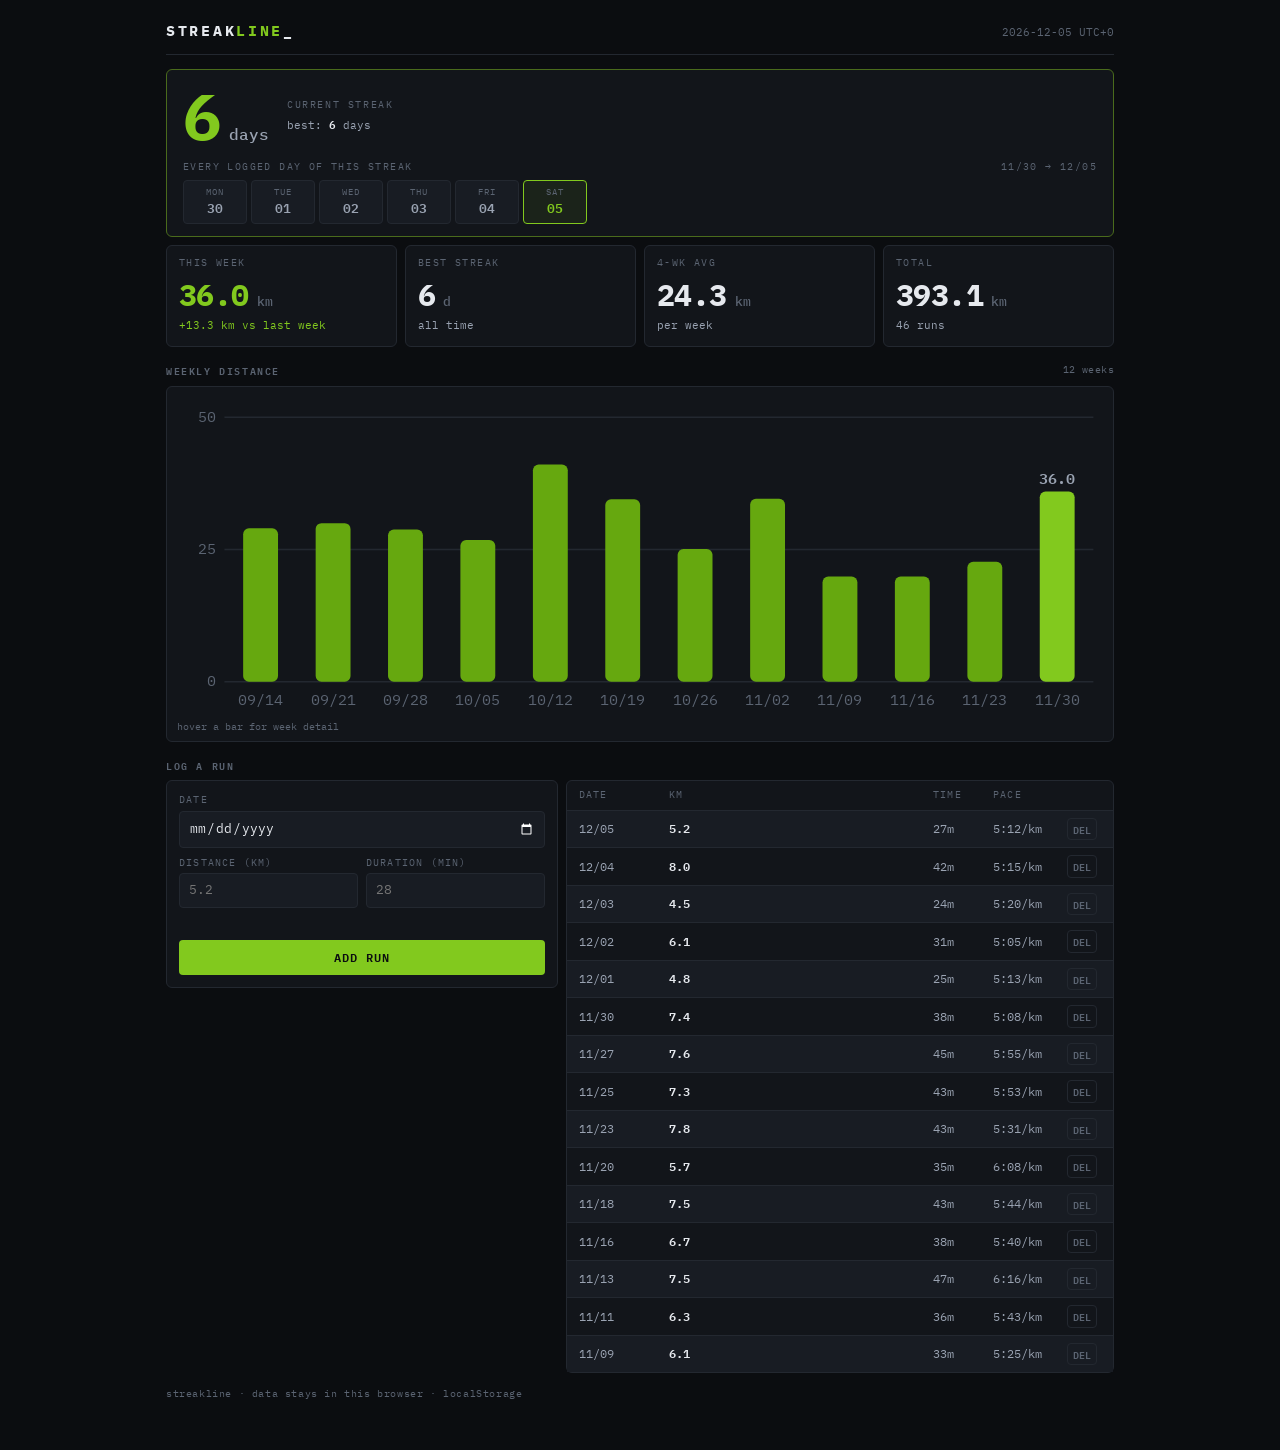
<file: index.html>
<!DOCTYPE html>
<html lang="en">
<head>
  <meta charset="UTF-8">
  <meta name="viewport" content="width=device-width, initial-scale=1.0">
  <title>Streakline</title>
  <link rel="preconnect" href="https://fonts.googleapis.com">
  <link rel="preconnect" href="https://fonts.gstatic.com" crossorigin>
  <link href="https://fonts.googleapis.com/css2?family=IBM+Plex+Mono:wght@400;500;600;700&display=swap" rel="stylesheet">
  <style>
    :root {
      --bg: #0b0d10;
      --surface: #12151a;
      --surface-2: #181c23;
      --line: #232830;
      --ink: #e6e9ee;
      --ink-2: #9aa3b2;
      --ink-3: #5b6472;
      --accent: #82c91e;
      --mark: #66a80f;
      --accent-dim: #4a6b1c;
    }
    * { box-sizing: border-box; margin: 0; padding: 0; }
    html { background: var(--bg); }
    body {
      font-family: "IBM Plex Mono", ui-monospace, monospace;
      background: var(--bg);
      color: var(--ink);
      font-size: 13px;
      line-height: 1.45;
      -webkit-font-smoothing: antialiased;
    }
    .wrap { max-width: 980px; margin: 0 auto; padding: 20px 16px 48px; }
    header {
      display: flex; align-items: baseline; justify-content: space-between;
      border-bottom: 1px solid var(--line); padding-bottom: 12px; margin-bottom: 14px;
    }
    header h1 { font-size: 15px; font-weight: 700; letter-spacing: .18em; }
    header h1 span { color: var(--accent); }
    header .today { color: var(--ink-3); font-size: 11px; }
    /* streak banner — the loudest element on the page */
    .banner {
      background: var(--surface); border: 1px solid var(--accent-dim); border-radius: 6px;
      padding: 14px 16px 12px; margin-bottom: 8px;
    }
    .banner .top { display: flex; align-items: center; gap: 18px; flex-wrap: wrap; }
    .banner .num {
      font-size: 64px; font-weight: 700; color: var(--accent); letter-spacing: -.03em;
      line-height: 1; white-space: nowrap;
    }
    .banner .num small { font-size: 16px; font-weight: 500; color: var(--ink-2); letter-spacing: 0; }
    .banner .meta { min-width: 140px; }
    .banner .meta .label {
      font-size: 10px; letter-spacing: .16em; text-transform: uppercase; color: var(--ink-3);
    }
    .banner .meta .best { font-size: 11px; color: var(--ink-2); margin-top: 3px; }
    .banner .meta .best b { color: var(--ink); font-weight: 600; }
    .strip-label {
      font-size: 10px; letter-spacing: .14em; text-transform: uppercase; color: var(--ink-3);
      margin: 12px 0 6px; display: flex; justify-content: space-between;
    }
    .strip { display: flex; flex-wrap: wrap; gap: 4px; }
    .day {
      background: var(--surface-2); border: 1px solid var(--line); border-radius: 4px;
      padding: 4px 7px 5px; text-align: center; min-width: 40px; flex: 1 0 40px; max-width: 64px;
    }
    .day .dw { font-size: 9px; letter-spacing: .1em; text-transform: uppercase; color: var(--ink-3); }
    .day .dn { font-size: 13px; font-weight: 600; color: var(--ink-2); margin-top: 1px; }
    .day.today { border-color: var(--accent); background: rgba(130, 201, 30, .08); }
    .day.today .dn { color: var(--accent); }
    .strip .none { font-size: 11px; color: var(--ink-3); padding: 6px 0; }
    .stats { display: grid; grid-template-columns: repeat(4, 1fr); gap: 8px; }
    .tile {
      background: var(--surface); border: 1px solid var(--line); border-radius: 6px;
      padding: 10px 12px 12px;
    }
    .tile .label { font-size: 10px; letter-spacing: .14em; text-transform: uppercase; color: var(--ink-3); }
    .tile .value { font-size: 30px; font-weight: 700; margin-top: 2px; letter-spacing: -.02em; }
    .tile .value small { font-size: 13px; font-weight: 500; color: var(--ink-3); letter-spacing: 0; }
    .tile.hero .value { color: var(--accent); }
    .tile .sub { font-size: 11px; color: var(--ink-2); margin-top: 2px; }
    .tile .sub.up { color: var(--accent); }
    section h2 {
      font-size: 10px; letter-spacing: .16em; text-transform: uppercase; color: var(--ink-3);
      font-weight: 600; margin: 16px 0 8px; display: flex; justify-content: space-between;
    }
    section h2 .range { letter-spacing: .04em; text-transform: none; font-weight: 400; }
    .chartbox { background: var(--surface); border: 1px solid var(--line); border-radius: 6px; padding: 10px 8px 6px; }
    #chart { display: block; width: 100%; height: auto; }
    .tooltip {
      position: fixed; z-index: 10; pointer-events: none; display: none;
      background: var(--surface-2); border: 1px solid var(--line); border-radius: 4px;
      padding: 6px 9px; font-size: 11px; box-shadow: 0 4px 16px rgba(0,0,0,.5);
    }
    .tooltip .t-label { color: var(--ink-3); font-size: 10px; letter-spacing: .08em; }
    .tooltip .t-value { font-weight: 600; font-size: 13px; margin-top: 1px; }
    .tooltip .t-value em { font-style: normal; color: var(--accent); }
    .legend-note { font-size: 10px; color: var(--ink-3); margin-top: 4px; padding-left: 2px; }
    .panel { background: var(--surface); border: 1px solid var(--line); border-radius: 6px; }
    .grid2 { display: grid; grid-template-columns: 5fr 7fr; gap: 8px; align-items: start; margin-top: 8px; }
    form.add { padding: 12px; display: grid; gap: 8px; }
    form.add label { display: block; font-size: 10px; letter-spacing: .12em; text-transform: uppercase; color: var(--ink-3); margin-bottom: 3px; }
    form.add input {
      width: 100%; background: var(--surface-2); border: 1px solid var(--line); border-radius: 4px;
      color: var(--ink); font: inherit; padding: 7px 9px; color-scheme: dark;
    }
    form.add input:focus { outline: none; border-color: var(--accent-dim); }
    form.add .row { display: grid; grid-template-columns: 1fr 1fr; gap: 8px; }
    button {
      font: inherit; cursor: pointer; border-radius: 4px; border: 1px solid transparent;
      background: var(--accent); color: #0b0d10; font-weight: 600; letter-spacing: .08em;
      padding: 8px 14px; font-size: 12px;
    }
    button:hover { filter: brightness(1.08); }
    .msg { font-size: 11px; min-height: 16px; color: var(--ink-3); }
    .msg.err { color: #e6a23c; }
    .msg.ok { color: var(--accent); }
    .runs .head, .run {
      display: grid; grid-template-columns: 82px 1fr 52px 66px 34px; gap: 8px; align-items: center;
      padding: 7px 12px; font-size: 12px;
    }
    .runs .head {
      color: var(--ink-3); font-size: 10px; letter-spacing: .12em; text-transform: uppercase;
      border-bottom: 1px solid var(--line);
    }
    .run { border-bottom: 1px solid var(--line); }
    .run:last-child { border-bottom: none; }
    .run:nth-child(odd) { background: var(--surface-2); }
    .run .d { color: var(--ink-2); }
    .run .km { font-weight: 600; }
    .run .pace, .run .time { color: var(--ink-2); }
    .run .del {
      background: none; border: 1px solid var(--line); color: var(--ink-3);
      font-size: 10px; padding: 3px 0; width: 30px; letter-spacing: 0;
    }
    .run .del:hover { color: #e6a23c; border-color: #e6a23c; filter: none; }
    .empty { padding: 16px 12px; color: var(--ink-3); font-size: 12px; }
    footer { margin-top: 14px; font-size: 10px; color: var(--ink-3); letter-spacing: .06em; }
    @media (max-width: 720px) {
      .stats { grid-template-columns: repeat(2, 1fr); }
      .grid2 { grid-template-columns: 1fr; }
      .runs .head, .run { grid-template-columns: 74px 1fr 46px 60px 30px; gap: 6px; font-size: 11px; padding: 7px 10px; }
      .tile .value { font-size: 26px; }
    }
  </style>
</head>
<body data-palette="#66a80f">
<div class="wrap">
  <header>
    <h1>STREAK<span>LINE</span>_</h1>
    <div class="today" id="today"></div>
  </header>

  <div class="banner" id="banner">
    <div class="top">
      <div class="num"><span id="streakBig">0</span><small> days</small></div>
      <div class="meta">
        <div class="label">Current streak</div>
        <div class="best" id="streakBest">best: <b>0</b> days</div>
      </div>
    </div>
    <div class="strip-label"><span>Every logged day of this streak</span><span id="streakSpan">&nbsp;</span></div>
    <div class="strip" id="streakStrip"></div>
  </div>

  <div class="stats">
    <div class="tile hero">
      <div class="label">This week</div>
      <div class="value"><span id="weekKm">0</span><small> km</small></div>
      <div class="sub" id="weekSub">&nbsp;</div>
    </div>
    <div class="tile">
      <div class="label">Best streak</div>
      <div class="value"><span id="bestStreak">0</span><small> d</small></div>
      <div class="sub">all time</div>
    </div>
    <div class="tile">
      <div class="label">4-wk avg</div>
      <div class="value"><span id="avgKm">0</span><small> km</small></div>
      <div class="sub">per week</div>
    </div>
    <div class="tile">
      <div class="label">Total</div>
      <div class="value"><span id="totalKm">0</span><small> km</small></div>
      <div class="sub" id="totalSub">&nbsp;</div>
    </div>
  </div>

  <section>
    <h2>Weekly distance <span class="range" id="chartRange"></span></h2>
    <div class="chartbox">
      <svg id="chart" viewBox="0 0 640 220" role="img" aria-label="Weekly distance, last 12 weeks"></svg>
      <div class="legend-note">hover a bar for week detail</div>
      <div class="tooltip" id="tooltip" role="status"></div>
    </div>
  </section>

  <section>
    <h2>Log a run</h2>
    <div class="grid2">
      <form class="add panel" id="addForm">
        <div>
          <label for="fDate">Date</label>
          <input type="date" id="fDate" required>
        </div>
        <div class="row">
          <div>
            <label for="fKm">Distance (km)</label>
            <input type="number" id="fKm" placeholder="5.2" min="0.1" max="200" step="0.1" required>
          </div>
          <div>
            <label for="fMin">Duration (min)</label>
            <input type="number" id="fMin" placeholder="28" min="1" max="600" step="1" required>
          </div>
        </div>
        <div class="msg" id="msg"></div>
        <button type="submit">ADD RUN</button>
      </form>
      <div class="panel">
        <div class="runs">
          <div class="head">
            <span>Date</span><span>KM</span><span>Time</span><span>Pace</span><span></span>
          </div>
          <div id="runList"></div>
        </div>
      </div>
    </div>
  </section>

  <footer>streakline · data stays in this browser · localStorage</footer>
</div>
<script src="app.js"></script>
</body>
</html>
</file>
